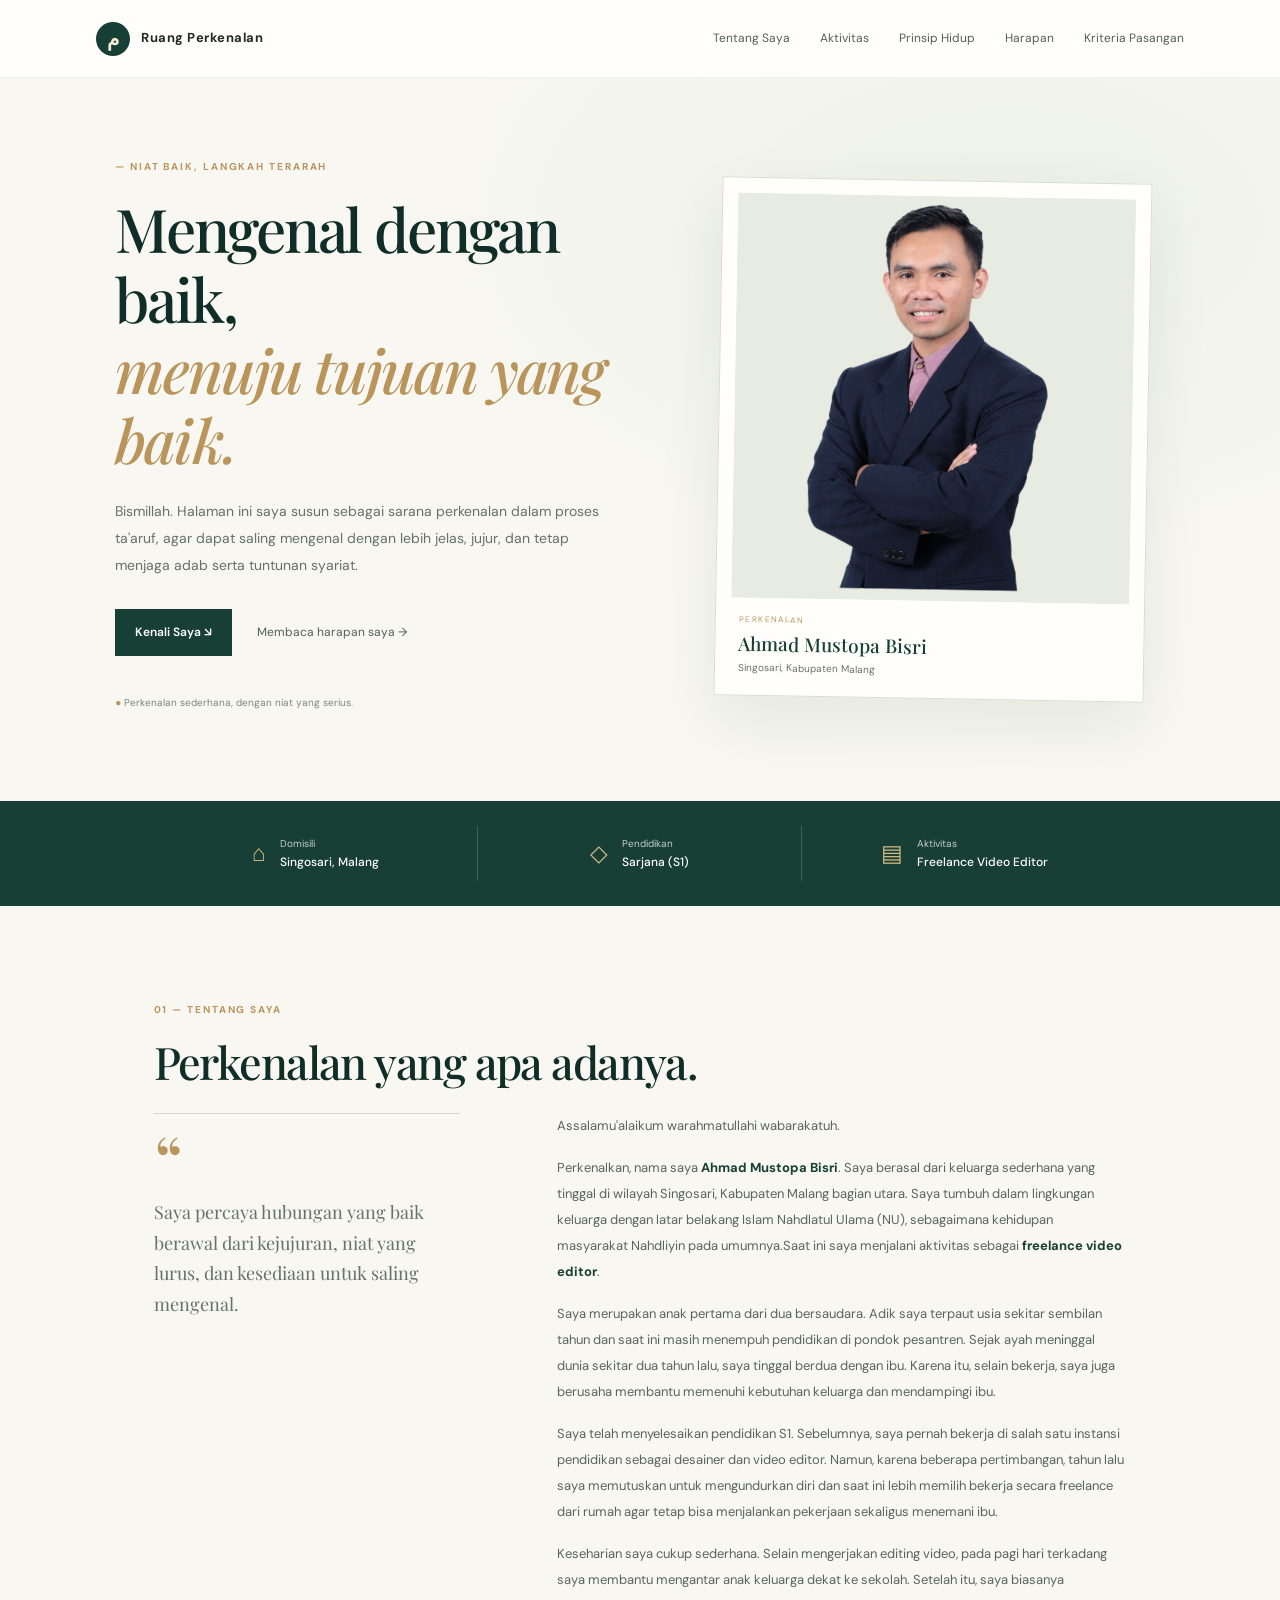
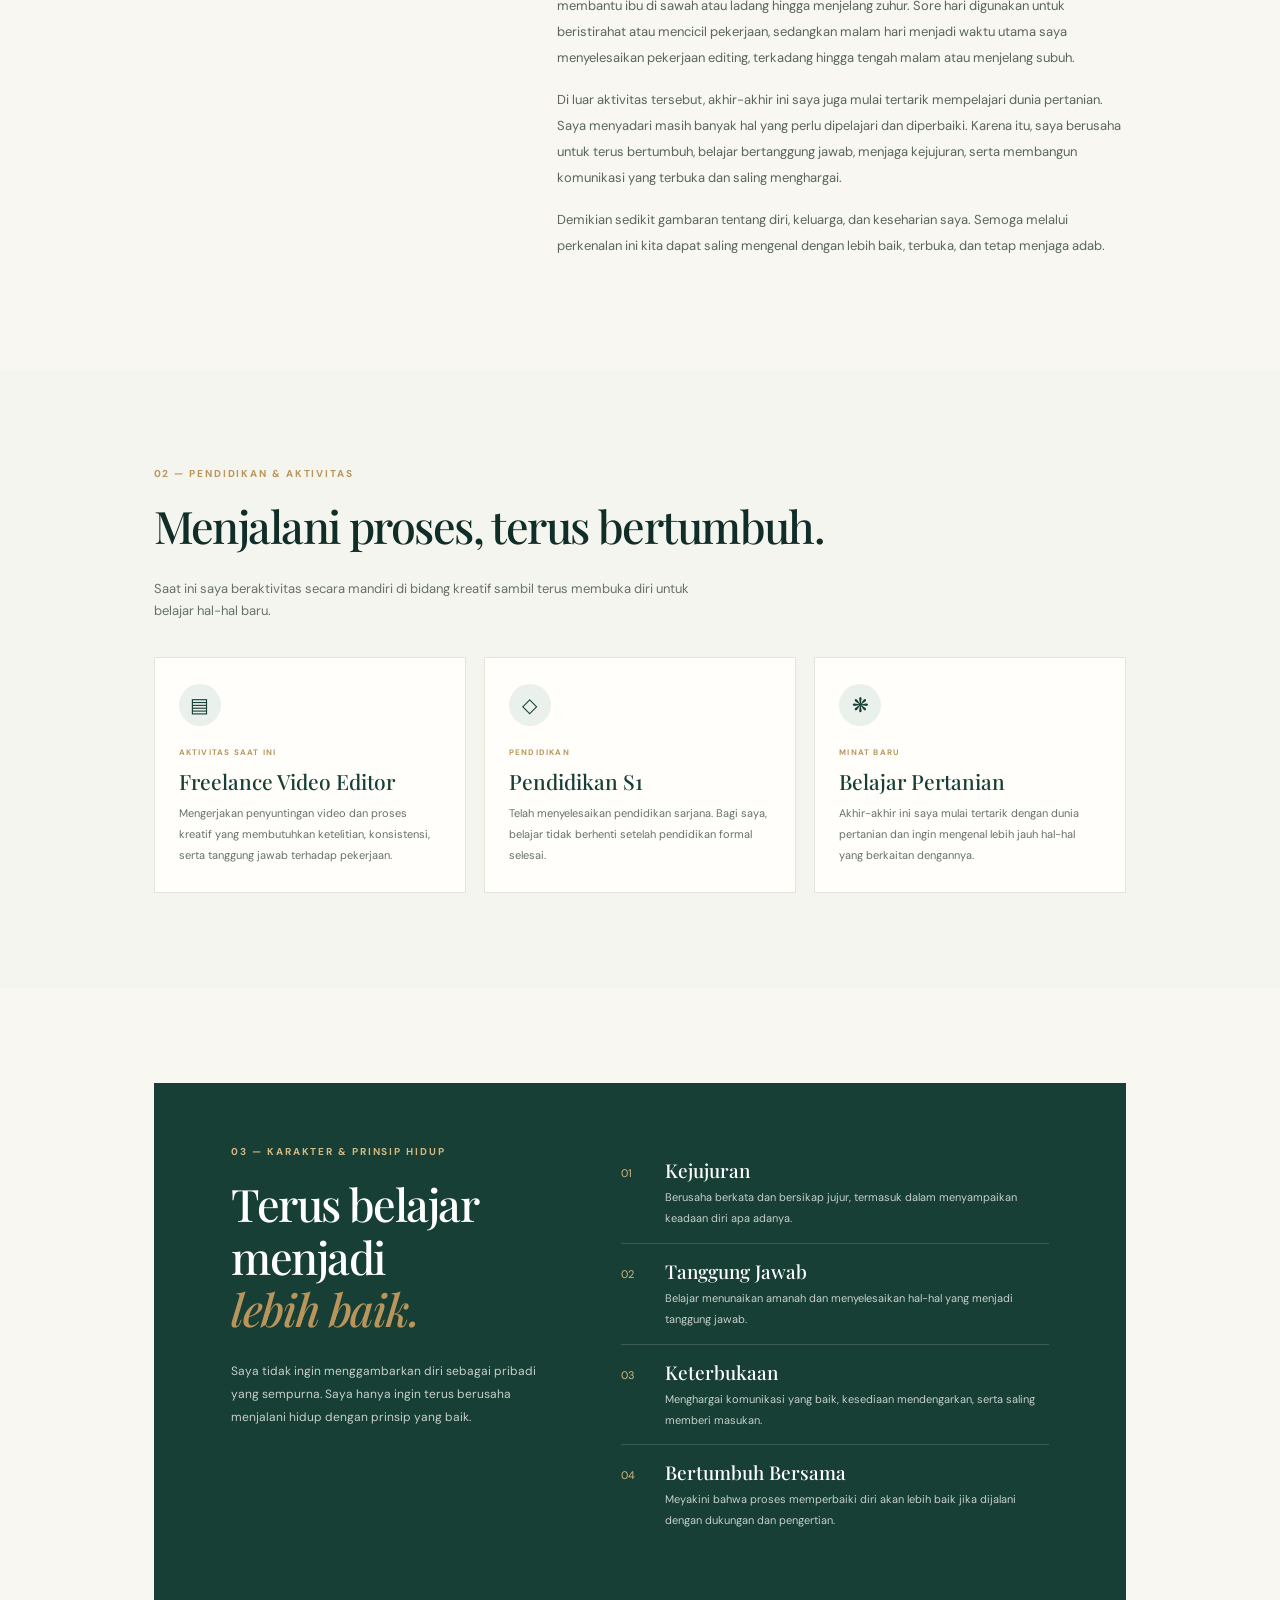
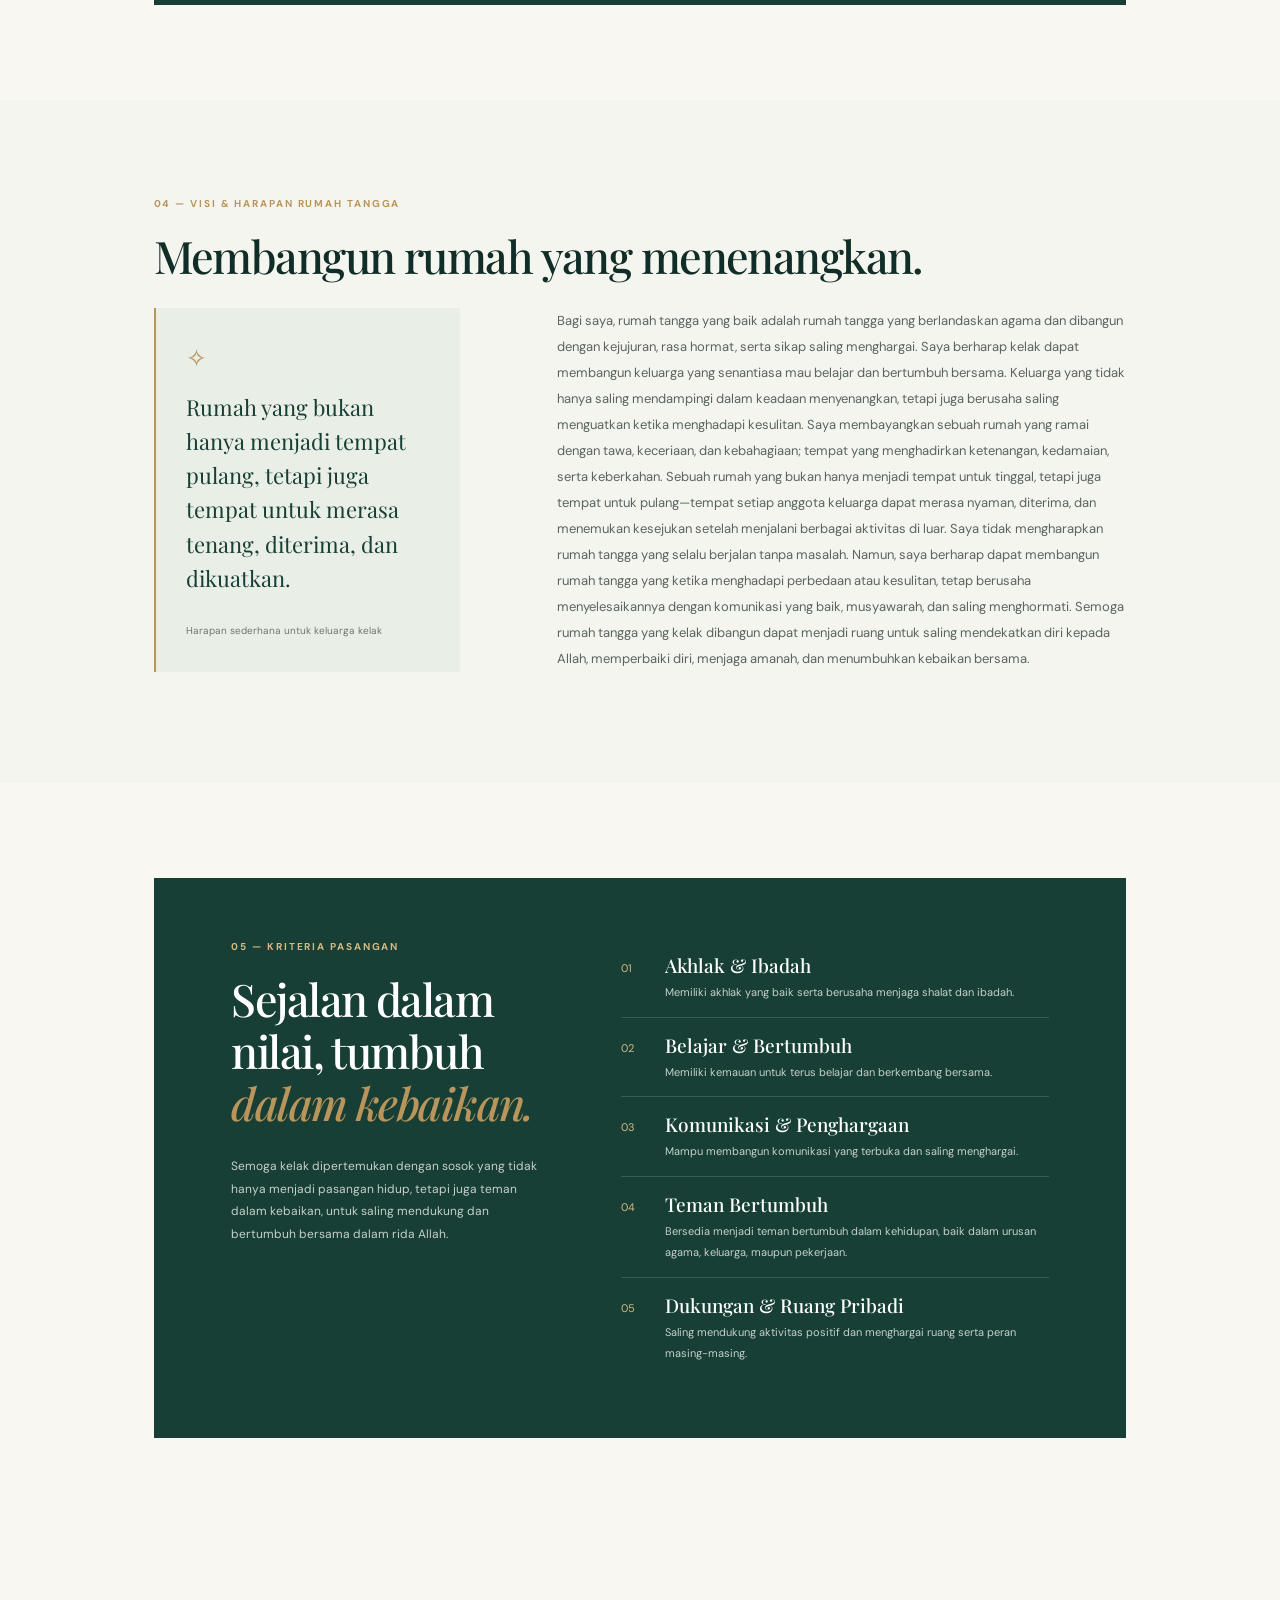
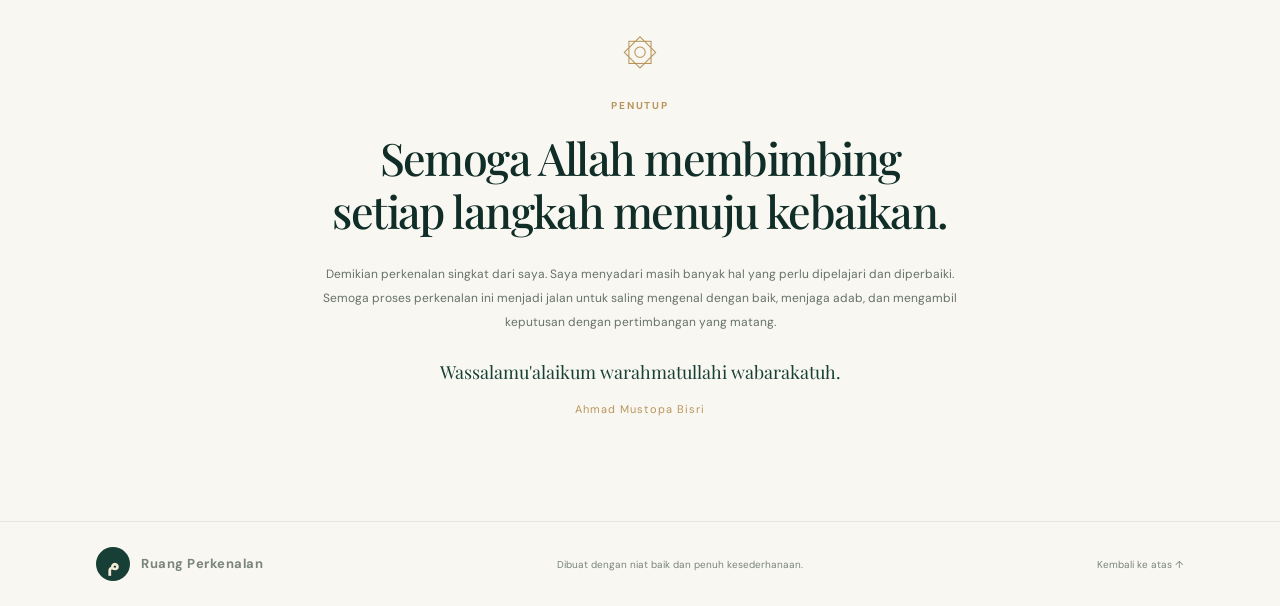
<file: index.html>
<!doctype html>
<html lang="id"><head><meta charset="utf-8"><meta name="viewport" content="width=device-width,initial-scale=1"><meta name="theme-color" content="#173f35"><meta name="description" content="Profil perkenalan Ahmad Mustopa Bisri untuk proses ta'aruf."><title>Perkenalan — Ahmad Mustopa Bisri</title><link rel="preconnect" href="https://fonts.googleapis.com"><link rel="preconnect" href="https://fonts.gstatic.com" crossorigin><link href="https://fonts.googleapis.com/css2?family=DM+Sans:wght@400;500;600;700&family=Playfair+Display:wght@500;600;700&display=swap" rel="stylesheet"><link rel="stylesheet" href="style.css"></head>
<body><div class="shell"><header class="topbar"><a class="brand" href="#beranda"><span class="mark">م</span> Ruang Perkenalan</a><button id="menuToggle" aria-label="Buka menu" aria-expanded="false">☰</button><nav id="mainNav"><a href="#tentang">Tentang Saya</a><a href="#aktivitas">Aktivitas</a><a href="#prinsip">Prinsip Hidup</a><a href="#harapan">Harapan</a><a href="#kriteria">Kriteria Pasangan</a></nav></header>
<main id="beranda"><section class="hero"><div><p class="eyebrow">— NIAT BAIK, LANGKAH TERARAH</p><h1>Mengenal dengan baik,<br><em>menuju tujuan yang baik.</em></h1><p class="lead">Bismillah. Halaman ini saya susun sebagai sarana perkenalan dalam proses ta'aruf, agar dapat saling mengenal dengan lebih jelas, jujur, dan tetap menjaga adab serta tuntunan syariat.</p><div class="actions"><a class="btn" href="#tentang">Kenali Saya ↘</a><a class="link" href="#harapan">Membaca harapan saya →</a></div><p class="note">● Perkenalan sederhana, dengan niat yang serius.</p></div><div class="visual"><div class="portrait-frame"><img src="assets/foto-profil.jpg" alt="Foto profil Ahmad Mustopa Bisri" onerror="this.style.display='none';this.nextElementSibling.style.display='flex'"><div class="placeholder"><span>✦</span>Letakkan foto profil<br>di folder assets</div><div class="caption"><small>PERKENALAN</small><strong>Ahmad Mustopa Bisri</strong><span>Singosari, Kabupaten Malang</span></div></div></div></div></section>
<section class="facts"><div>⌂ <span><small>Domisili</small><b>Singosari, Malang</b></span></div><div>◇ <span><small>Pendidikan</small><b>Sarjana (S1)</b></span></div><div>▤ <span><small>Aktivitas</small><b>Freelance Video Editor</b></span></div></section>
<section class="section" id="tentang"><p class="eyebrow">01 — TENTANG SAYA</p><h2>Perkenalan yang apa adanya.</h2><div class="two-col"><aside><span class="quote">“</span><p>Saya percaya hubungan yang baik berawal dari kejujuran, niat yang lurus, dan kesediaan untuk saling mengenal.</p></aside><div class="copy"><p>Assalamu'alaikum warahmatullahi wabarakatuh.</p><p>Perkenalkan, nama saya <b>Ahmad Mustopa Bisri</b>. Saya berasal dari keluarga sederhana yang tinggal di wilayah Singosari, Kabupaten Malang bagian utara. Saya tumbuh dalam lingkungan keluarga dengan latar belakang Islam Nahdlatul Ulama (NU), sebagaimana kehidupan masyarakat Nahdliyin pada umumnya.Saat ini saya menjalani aktivitas sebagai <b>freelance video editor</b>.</p><p>Saya merupakan anak pertama dari dua bersaudara. Adik saya terpaut usia sekitar sembilan tahun dan saat ini masih menempuh pendidikan di pondok pesantren. Sejak ayah meninggal dunia sekitar dua tahun lalu, saya tinggal berdua dengan ibu. Karena itu, selain bekerja, saya juga berusaha membantu memenuhi kebutuhan keluarga dan mendampingi ibu.</p><p> Saya telah menyelesaikan pendidikan S1. Sebelumnya, saya pernah bekerja di salah satu instansi pendidikan sebagai desainer dan video editor. Namun, karena beberapa pertimbangan, tahun lalu saya memutuskan untuk mengundurkan diri dan saat ini lebih memilih bekerja secara freelance dari rumah agar tetap bisa menjalankan pekerjaan sekaligus menemani ibu.</p><p> Keseharian saya cukup sederhana. Selain mengerjakan editing video, pada pagi hari terkadang saya membantu mengantar anak keluarga dekat ke sekolah. Setelah itu, saya biasanya membantu ibu di sawah atau ladang hingga menjelang zuhur. Sore hari digunakan untuk beristirahat atau mencicil pekerjaan, sedangkan malam hari menjadi waktu utama saya menyelesaikan pekerjaan editing, terkadang hingga tengah malam atau menjelang subuh.</p><p>Di luar aktivitas tersebut, akhir-akhir ini saya juga mulai tertarik mempelajari dunia pertanian. Saya menyadari masih banyak hal yang perlu dipelajari dan diperbaiki. Karena itu, saya berusaha untuk terus bertumbuh, belajar bertanggung jawab, menjaga kejujuran, serta membangun komunikasi yang terbuka dan saling menghargai. </p><p> Demikian sedikit gambaran tentang diri, keluarga, dan keseharian saya. Semoga melalui perkenalan ini kita dapat saling mengenal dengan lebih baik, terbuka, dan tetap menjaga adab.</p></div></div></section>
<section class="section tinted" id="aktivitas"><p class="eyebrow">02 — PENDIDIKAN & AKTIVITAS</p><h2>Menjalani proses, terus bertumbuh.</h2><p class="intro">Saat ini saya beraktivitas secara mandiri di bidang kreatif sambil terus membuka diri untuk belajar hal-hal baru.</p><div class="cards"><article><span class="card-icon">▤</span><small>AKTIVITAS SAAT INI</small><h3>Freelance Video Editor</h3><p>Mengerjakan penyuntingan video dan proses kreatif yang membutuhkan ketelitian, konsistensi, serta tanggung jawab terhadap pekerjaan.</p></article><article><span class="card-icon">◇</span><small>PENDIDIKAN</small><h3>Pendidikan S1</h3><p>Telah menyelesaikan pendidikan sarjana. Bagi saya, belajar tidak berhenti setelah pendidikan formal selesai.</p></article><article><span class="card-icon">❋</span><small>MINAT BARU</small><h3>Belajar Pertanian</h3><p>Akhir-akhir ini saya mulai tertarik dengan dunia pertanian dan ingin mengenal lebih jauh hal-hal yang berkaitan dengannya.</p></article></div></section>
<section class="section" id="prinsip"><div class="values"><div><p class="eyebrow light">03 — KARAKTER & PRINSIP HIDUP</p><h2>Terus belajar menjadi<br><em>lebih baik.</em></h2><p>Saya tidak ingin menggambarkan diri sebagai pribadi yang sempurna. Saya hanya ingin terus berusaha menjalani hidup dengan prinsip yang baik.</p></div><div class="value-list"><article><span>01</span><div><h3>Kejujuran</h3><p>Berusaha berkata dan bersikap jujur, termasuk dalam menyampaikan keadaan diri apa adanya.</p></div></article><article><span>02</span><div><h3>Tanggung Jawab</h3><p>Belajar menunaikan amanah dan menyelesaikan hal-hal yang menjadi tanggung jawab.</p></div></article><article><span>03</span><div><h3>Keterbukaan</h3><p>Menghargai komunikasi yang baik, kesediaan mendengarkan, serta saling memberi masukan.</p></div></article><article><span>04</span><div><h3>Bertumbuh Bersama</h3><p>Meyakini bahwa proses memperbaiki diri akan lebih baik jika dijalani dengan dukungan dan pengertian.</p></div></article></div></div></section>
<section class="section tinted" id="harapan"><p class="eyebrow">04 — VISI & HARAPAN RUMAH TANGGA</p><h2>Membangun rumah yang menenangkan.</h2><div class="two-col hope"><blockquote><span>✧</span><p>Rumah yang bukan hanya menjadi tempat pulang, tetapi juga tempat untuk merasa tenang, diterima, dan dikuatkan.</p><small>Harapan sederhana untuk keluarga kelak</small></blockquote><div class="copy"><p>Bagi saya, rumah tangga yang baik adalah rumah tangga yang berlandaskan agama dan dibangun dengan kejujuran, rasa hormat, serta sikap saling menghargai.
Saya berharap kelak dapat membangun keluarga yang senantiasa mau belajar dan bertumbuh bersama. Keluarga yang tidak hanya saling mendampingi dalam keadaan menyenangkan, tetapi juga berusaha saling menguatkan ketika menghadapi kesulitan.
Saya membayangkan sebuah rumah yang ramai dengan tawa, keceriaan, dan kebahagiaan; tempat yang menghadirkan ketenangan, kedamaian, serta keberkahan. Sebuah rumah yang bukan hanya menjadi tempat untuk tinggal, tetapi juga tempat untuk pulang—tempat setiap anggota keluarga dapat merasa nyaman, diterima, dan menemukan kesejukan setelah menjalani berbagai aktivitas di luar.
Saya tidak mengharapkan rumah tangga yang selalu berjalan tanpa masalah. Namun, saya berharap dapat membangun rumah tangga yang ketika menghadapi perbedaan atau kesulitan, tetap berusaha menyelesaikannya dengan komunikasi yang baik, musyawarah, dan saling menghormati.
Semoga rumah tangga yang kelak dibangun dapat menjadi ruang untuk saling mendekatkan diri kepada Allah, memperbaiki diri, menjaga amanah, dan menumbuhkan kebaikan bersama.</p></div></div></section>
</div></section>
<section class="section" id="kriteria"><div class="values"><div><p class="eyebrow light">05 — KRITERIA PASANGAN</p><h2>Sejalan dalam nilai, tumbuh <br><em>dalam kebaikan.</em></h2><p>Semoga kelak dipertemukan dengan sosok yang tidak hanya menjadi pasangan hidup, tetapi juga teman dalam kebaikan, untuk saling mendukung dan bertumbuh bersama dalam rida Allah.</p></div><div class="value-list"><article><span>01</span><div><h3>Akhlak & Ibadah</h3><p>Memiliki akhlak yang baik serta berusaha menjaga shalat dan ibadah.</p></div></article><article><span>02</span><div><h3>Belajar & Bertumbuh</h3><p>Memiliki kemauan untuk terus belajar dan berkembang bersama.</p></div></article><article><span>03</span><div><h3>Komunikasi & Penghargaan</h3><p>Mampu membangun komunikasi yang terbuka dan saling menghargai.</p></div></article><article><span>04</span><div><h3>Teman Bertumbuh</h3><p>Bersedia menjadi teman bertumbuh dalam kehidupan, baik dalam urusan agama, keluarga, maupun pekerjaan.</p></div></article><article><span>05</span><div><h3>Dukungan & Ruang Pribadi</h3><p>Saling mendukung aktivitas positif dan menghargai ruang serta peran masing-masing.</p></div></article></div></div></section>
<section class="closing"><div class="ornament">۞</div><p class="eyebrow">PENUTUP</p><h2>Semoga Allah membimbing<br>setiap langkah menuju kebaikan.</h2><p>Demikian perkenalan singkat dari saya. Saya menyadari masih banyak hal yang perlu dipelajari dan diperbaiki. Semoga proses perkenalan ini menjadi jalan untuk saling mengenal dengan baik, menjaga adab, dan mengambil keputusan dengan pertimbangan yang matang.</p><p class="salam">Wassalamu'alaikum warahmatullahi wabarakatuh.</p><small class="signature">Ahmad Mustopa Bisri</small></section></main><footer><a class="brand" href="#beranda"><span class="mark">م</span> Ruang Perkenalan</a><p>Dibuat dengan niat baik dan penuh kesederhanaan.</p><a href="#beranda">Kembali ke atas ↑</a></footer></div><script src="script.js"></script></body></html>
</file>
<file: style.css>
:root{--green:#173f35;--deep:#102e27;--cream:#f8f7f2;--paper:#fffefa;--gold:#b9955b;--ink:#202a25;--muted:#66716a;--line:#e5e6df;--serif:'Playfair Display',Georgia,serif;--sans:'DM Sans',Arial,sans-serif}*{box-sizing:border-box}html{scroll-behavior:smooth;scroll-padding-top:85px}body{margin:0;background:var(--cream);color:var(--ink);font-family:var(--sans);line-height:1.7}.shell{max-width:1600px;margin:auto;background:var(--paper);overflow:hidden}a{color:inherit;text-decoration:none}.topbar{height:78px;padding:0 7.5%;display:flex;align-items:center;justify-content:space-between;background:#fffefaed;border-bottom:1px solid #173f3510;position:sticky;top:0;z-index:5;backdrop-filter:blur(12px)}.brand{display:flex;align-items:center;gap:11px;font-size:13px;font-weight:700;letter-spacing:.04em}.mark{width:34px;height:34px;border-radius:50%;background:var(--green);color:#f4ead6;display:grid;place-items:center;font-size:20px}.topbar nav{display:flex;gap:30px}.topbar nav a{font-size:12px;color:#536059}.topbar nav a:hover,footer>a:last-child:hover{color:var(--gold)}#menuToggle{display:none}.hero{padding:80px 9%;min-height:600px;display:grid;grid-template-columns:1.05fr .95fr;gap:7%;align-items:center;background:radial-gradient(ellipse at 78% 20%,#edf1e8,transparent 43%),var(--cream)}.eyebrow{font-size:10px;font-weight:700;letter-spacing:.19em;color:var(--gold);margin:0 0 18px}h1,h2{font-family:var(--serif);font-weight:500;letter-spacing:-.035em;color:var(--deep);line-height:1.17}h1{font-size:clamp(40px,4.7vw,65px);margin:0 0 23px}h1 em,h2 em{color:var(--gold);font-weight:500}.lead{font-size:14px;line-height:1.95;color:var(--muted);max-width:500px}.actions{display:flex;gap:25px;align-items:center;flex-wrap:wrap;margin-top:30px}.btn{background:var(--green);color:white;padding:13px 20px;font-size:12px;font-weight:600}.btn:hover{background:var(--deep)}.link{font-size:12px;color:#536059}.note{font-size:10px;color:#7c847e;margin-top:38px}.note:first-letter{color:var(--gold)}.visual{position:relative;max-width:430px;width:100%;margin:auto}.portrait-frame{padding:15px;border:1px solid #d8ddcf;background:var(--paper);box-shadow:0 25px 65px #18342914;transform:rotate(1deg)}.portrait-frame img{width:100%;height:405px;display:block;object-fit:cover;background:#e8ebe2}.placeholder{height:405px;display:none;align-items:center;justify-content:center;flex-direction:column;background:linear-gradient(145deg,#e8ece3,#d8e0d5);color:#718075;font-size:12px;text-align:center}.placeholder span{font-size:34px;color:var(--gold)}.caption{display:flex;flex-direction:column;padding:15px 8px 4px;gap:3px}.caption small{font-size:8px;letter-spacing:.18em;color:var(--gold)}.caption strong{font:500 19px var(--serif);color:var(--green)}.caption span{font-size:10px;color:var(--muted)}.seal{position:absolute;left:-45px;bottom:70px;width:108px;height:108px;border:5px solid var(--cream);border-radius:50%;background:var(--green);color:#f5e8cd;display:flex;flex-direction:column;justify-content:center;align-items:center;transform:rotate(-8deg);box-shadow:0 10px 30px #173f3520}.seal span{font-size:20px}.seal small{font-size:9px;color:#d5c6a7}.facts{display:grid;grid-template-columns:repeat(3,1fr);padding:25px 12%;background:var(--green);color:white}.facts>div{display:flex;align-items:center;justify-content:center;gap:14px;border-right:1px solid #ffffff2c;padding:8px 12px;font-size:23px;color:#d4b982}.facts>div:last-child{border:0}.facts span{display:flex;flex-direction:column}.facts small{font-size:10px;color:#c2cec7}.facts b{font-size:12px;color:white;font-weight:500}.section{padding:95px 12%}.section h2,.closing h2{font-size:clamp(32px,3.5vw,47px);margin:0 0 25px}.two-col{display:grid;grid-template-columns:.7fr 1.3fr;gap:10%}.two-col aside{border-top:1px solid #cfd6ca;padding-top:10px;color:var(--muted);font:18px/1.7 var(--serif)}.quote{display:block;color:var(--gold);font:70px/1 var(--serif);height:55px}.copy{font-size:13px;line-height:2;color:#59655e}.copy p{margin:0 0 16px}.copy b{color:var(--green)}.tinted{background:#f5f5ef}.intro{font-size:13px;color:var(--muted);max-width:570px;margin-bottom:35px}.cards{display:grid;grid-template-columns:repeat(3,1fr);gap:18px}.cards article{background:var(--paper);border:1px solid #e3e5dc;padding:26px 24px;transition:.2s}.cards article:hover{transform:translateY(-4px);box-shadow:0 15px 30px #173f350d}.card-icon{width:42px;height:42px;display:grid;place-items:center;border-radius:50%;background:#eaf0eb;color:var(--green);font-size:20px;margin-bottom:20px}.cards small{display:block;font-size:8px;letter-spacing:.15em;color:var(--gold);font-weight:700}.cards h3,.value-list h3{font:500 21px var(--serif);color:var(--green);margin:8px 0}.cards p,.value-list p{font-size:11px;line-height:1.9;color:var(--muted);margin:0}.values{background:var(--green);color:white;padding:60px 8%;display:grid;grid-template-columns:.85fr 1.15fr;gap:9%;position:relative}.values h2{color:white}.values>div:first-child>p:last-child{font-size:12px;color:#c5d0c9;line-height:1.9}.light{color:#d4b982}.value-list article{display:grid;grid-template-columns:30px 1fr;gap:14px;padding:14px 0;border-bottom:1px solid #ffffff25}.value-list article:last-child{border:0}.value-list article>span{font-size:11px;color:#d4b982;padding-top:7px}.value-list h3{color:white;margin:0 0 4px;font-size:19px}.value-list p{color:#c5d0c9}.hope{align-items:start}.hope blockquote{margin:0;background:#e9eee6;border-left:2px solid var(--gold);padding:30px}.hope blockquote span{color:var(--gold);font-size:25px}.hope blockquote p{font:22px/1.55 var(--serif);color:var(--green);margin:10px 0 20px}.hope blockquote small{font-size:10px;color:#6d796f}.closing{text-align:center;padding:90px 18% 100px;background:var(--cream)}.ornament{font-size:35px;color:var(--gold);margin-bottom:15px}.closing>p:not(.eyebrow):not(.salam){max-width:650px;margin:0 auto 18px;color:var(--muted);font-size:12px;line-height:2}.salam{font:18px var(--serif);color:var(--green);margin:26px 0 10px}.signature{font-size:11px;letter-spacing:.1em;color:var(--gold)}footer{padding:25px 7.5%;display:flex;align-items:center;justify-content:space-between;gap:18px;border-top:1px solid var(--line);font-size:10px;color:#7a847d}footer p{margin:0}footer>a:last-child:hover{color:var(--green)}@media(max-width:900px){.topbar{padding:0 5%}.hero{padding:60px 7%;gap:5%}.portrait-frame img,.placeholder{height:340px}.section{padding:75px 8%}.values{padding:48px 7%;gap:5%}.facts{padding:20px 5%}}@media(max-width:650px){.topbar{height:68px}#menuToggle{display:block;border:0;background:none;color:var(--green);font-size:25px;cursor:pointer}.topbar nav{display:none;position:absolute;top:67px;left:0;right:0;padding:18px 7%;background:var(--paper);border-bottom:1px solid var(--line);flex-direction:column;gap:14px}.topbar nav.open{display:flex}.hero{grid-template-columns:1fr;padding:50px 7% 60px;gap:48px}h1{font-size:43px}.visual{max-width:350px}.portrait-frame img,.placeholder{height:330px}.seal{left:-22px;bottom:60px;width:95px;height:95px}.facts{grid-template-columns:1fr;padding:12px 8%}.facts>div{justify-content:flex-start;border-right:0;border-bottom:1px solid #ffffff2c;padding:13px 4%}.facts>div:last-child{border-bottom:0}.section{padding:65px 7%}.two-col,.values{grid-template-columns:1fr;gap:30px}.cards{grid-template-columns:1fr}.values{padding:38px 8%}.closing{padding:68px 8%}.closing h2{font-size:34px}footer{padding:22px 7%;flex-wrap:wrap}footer p{order:3;width:100%}}@media(prefers-reduced-motion:reduce){html{scroll-behavior:auto}*{transition:none!important}}
</file>
